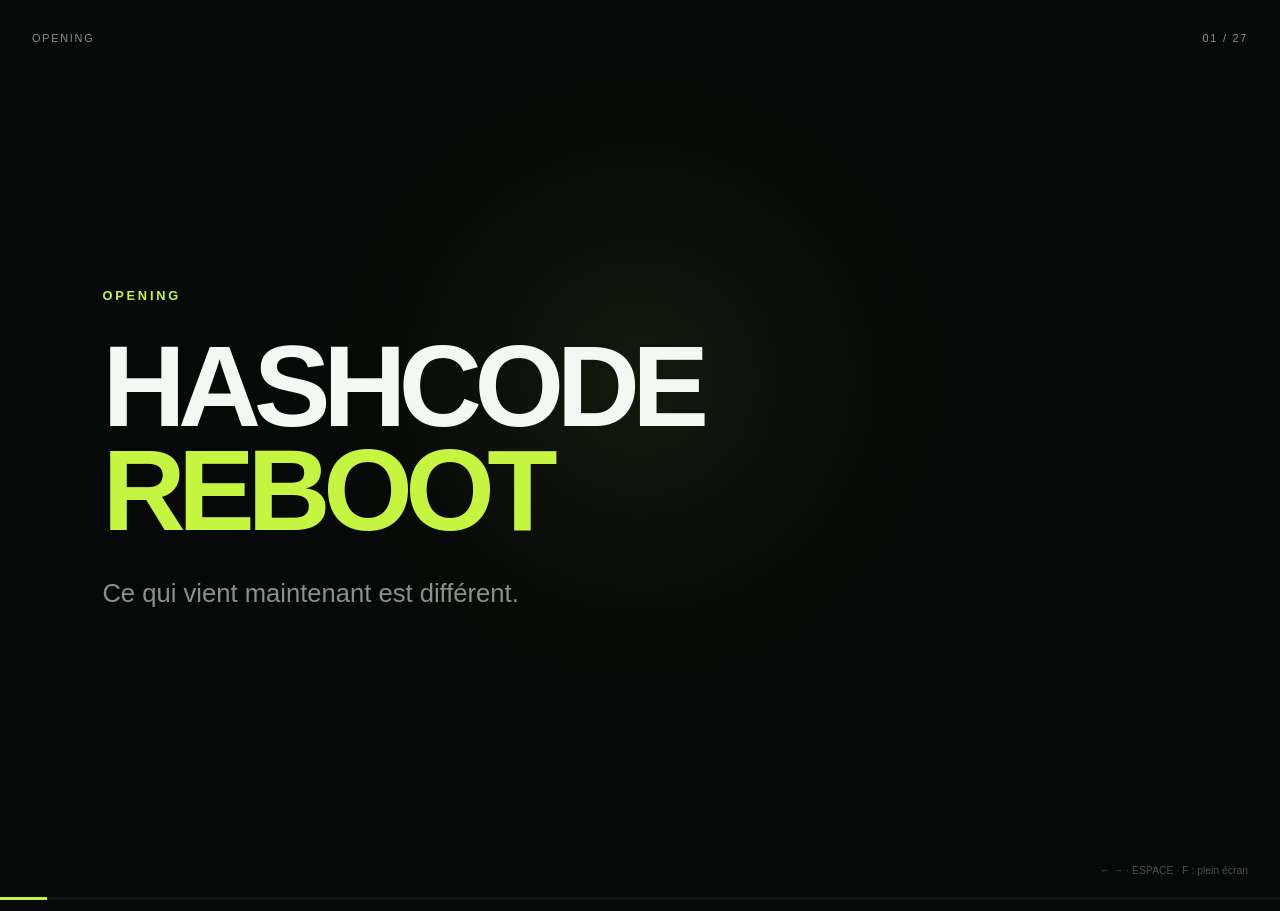
<file: presentations/hashcode-reboot-founder-lab/production/index.html>
<!doctype html>
<html lang="fr">
<head>
<meta charset="utf-8">
<meta name="viewport" content="width=device-width,initial-scale=1">
<meta name="theme-color" content="#070908">
<title>HashCode Reboot — Founder Lab</title>
<link rel="stylesheet" href="styles.css">
</head>
<body>
<div class="ambient" aria-hidden="true"></div>
<main id="deck" class="deck" aria-live="polite"></main>
<div class="hud"><span id="chapter">HASHCODE REBOOT</span><span id="counter"></span></div>
<div class="progress"><div id="progressFill"></div></div>
<div class="hint">← → · ESPACE · F : plein écran</div>
<script src="app.js"></script>
</body>
</html>
</file>
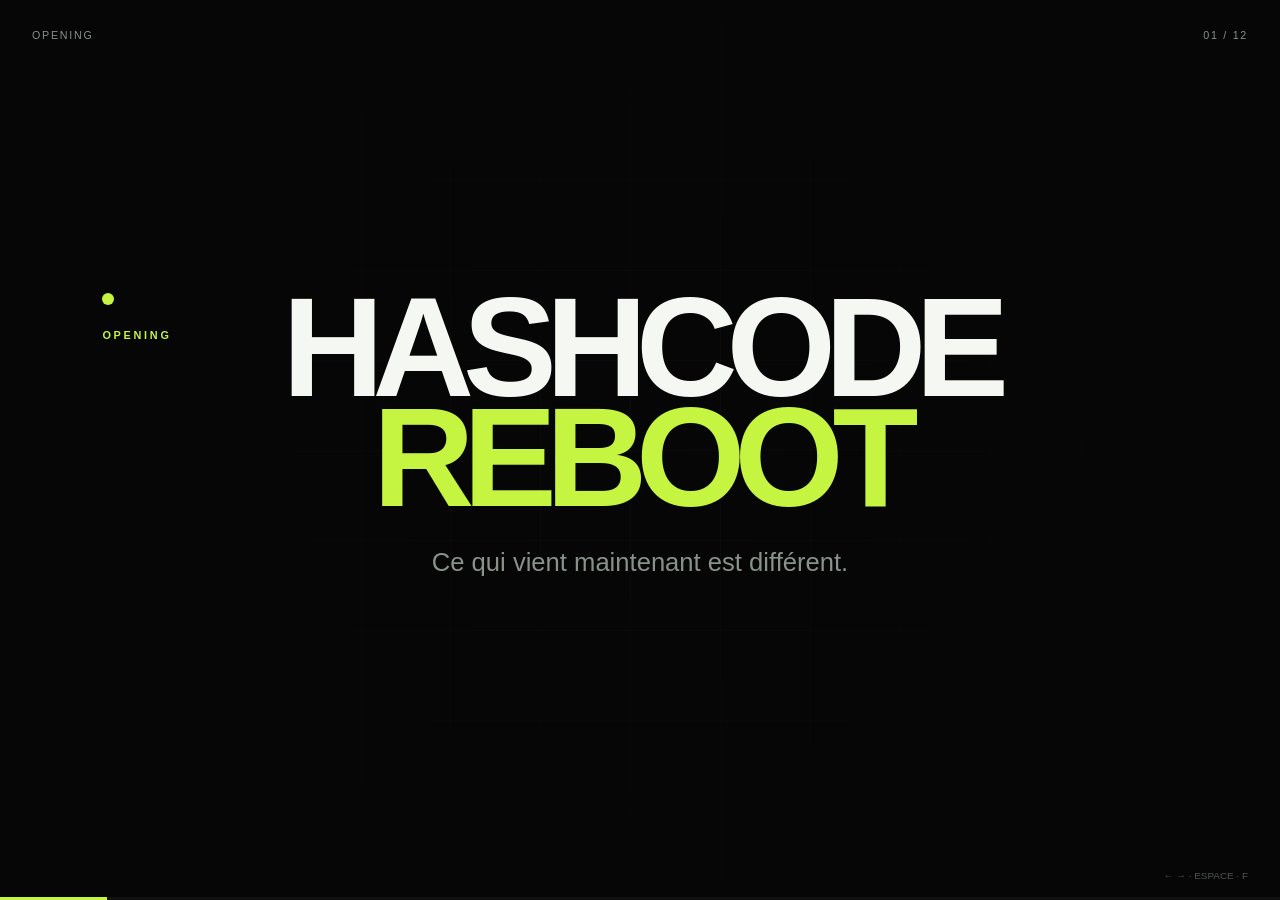
<file: presentations/hashcode-reboot-founder-lab/signature-edition/index.html>
<!doctype html><html lang="fr"><head><meta charset="utf-8"><meta name="viewport" content="width=device-width,initial-scale=1"><title>HashCode Reboot — Signature Edition</title><link rel="stylesheet" href="styles.css"></head><body><main id="deck" class="deck"></main><div class="hud"><span id="chapter">HASHCODE REBOOT</span><span id="counter"></span></div><div class="progress"><div id="progressFill"></div></div><div class="hint">← → · ESPACE · F</div><script src="app.js"></script></body></html>
</file>
<file: presentations/hashcode-reboot-founder-lab/production/styles.css>
:root{--bg:#070908;--ink:#f4f7f2;--muted:#89918b;--lime:#c5f441;--line:rgba(255,255,255,.11);--ease:cubic-bezier(.22,1,.36,1)}*{box-sizing:border-box}html,body{margin:0;width:100%;height:100%;overflow:hidden;background:var(--bg);color:var(--ink);font-family:Inter,Arial,sans-serif}.ambient{position:fixed;inset:-30%;pointer-events:none;background:radial-gradient(circle at 50% 45%,rgba(197,244,65,.08),transparent 22%);filter:blur(50px);animation:breathe 8s ease-in-out infinite}.deck{height:100%;position:relative}.slide{position:absolute;inset:0;padding:8vw;display:flex;flex-direction:column;justify-content:center;opacity:0;transform:translateY(18px) scale(.985);transition:opacity .8s var(--ease),transform .8s var(--ease);pointer-events:none}.slide.active{opacity:1;transform:none;pointer-events:auto}.kicker{font-size:clamp(.7rem,1vw,1rem);letter-spacing:.22em;color:var(--lime);font-weight:700;margin-bottom:2rem}.title{font-size:clamp(3.5rem,9vw,10rem);line-height:.9;letter-spacing:-.065em;max-width:1100px;margin:0;font-weight:800}.title .accent{color:var(--lime)}.subtitle{font-size:clamp(1rem,2vw,1.8rem);color:var(--muted);max-width:760px;margin-top:2rem;line-height:1.45}.center{text-align:center;align-items:center}.flow{display:flex;gap:1.4rem;flex-wrap:wrap;align-items:center;margin-top:3rem;font-size:clamp(1rem,2vw,2rem);font-weight:700}.flow span{opacity:.2;transition:.5s var(--ease)}.flow span.on{opacity:1;color:var(--lime);transform:translateY(-6px)}.arrow{color:var(--muted)}.statement{font-size:clamp(2.5rem,7vw,8rem);line-height:.95;letter-spacing:-.055em;font-weight:800;max-width:1200px}.statement small{display:block;font-size:.28em;letter-spacing:.05em;color:var(--muted);font-weight:500;margin-top:2rem}.stack{display:grid;gap:.8rem;margin-top:3rem}.stack div{font-size:clamp(1.5rem,4vw,4.5rem);font-weight:800;letter-spacing:-.04em;opacity:.18;transform:translateX(-20px);transition:.65s var(--ease)}.stack div.on{opacity:1;transform:none}.stack div.on:last-child{color:var(--lime)}.hud{position:fixed;top:2rem;left:2rem;right:2rem;display:flex;justify-content:space-between;font-size:.68rem;letter-spacing:.16em;color:var(--muted);z-index:5}.progress{position:fixed;left:0;right:0;bottom:0;height:3px;background:rgba(255,255,255,.05)}#progressFill{height:100%;width:0;background:var(--lime);transition:width .7s var(--ease)}.hint{position:fixed;bottom:1.5rem;right:2rem;font-size:.65rem;color:rgba(255,255,255,.28)}.network{position:absolute;inset:0;opacity:.22;background-image:radial-gradient(circle at 20% 30%,var(--lime) 0 2px,transparent 3px),radial-gradient(circle at 70% 55%,var(--lime) 0 2px,transparent 3px),radial-gradient(circle at 50% 20%,#fff 0 1px,transparent 2px);animation:drift 10s linear infinite}.flash{animation:flash .25s ease}@keyframes breathe{50%{transform:scale(1.1);opacity:.65}}@keyframes drift{50%{transform:translate(2%,1%)}}@keyframes flash{50%{filter:brightness(1.7)}}@media(prefers-reduced-motion:reduce){*,*:before,*:after{animation:none!important;transition:none!important}}
</file>
<file: presentations/hashcode-reboot-founder-lab/signature-edition/styles.css>
/* Signature Edition: cinematic moments */
:root{--bg:#050605;--ink:#f5f7f2;--muted:#89918b;--lime:#c5f441;--ease:cubic-bezier(.16,1,.3,1)}*{box-sizing:border-box}html,body{margin:0;width:100%;height:100%;overflow:hidden;background:var(--bg);color:var(--ink);font-family:Inter,Arial,sans-serif}.deck,.slide{width:100%;height:100%}.slide{position:relative;overflow:hidden;display:grid;place-items:center}.slide-content{position:relative;width:min(84vw,1450px);z-index:2}.grid{position:absolute;inset:0;background:linear-gradient(rgba(255,255,255,.025) 1px,transparent 1px),linear-gradient(90deg,rgba(255,255,255,.025) 1px,transparent 1px);background-size:90px 90px;mask-image:radial-gradient(circle at center,black,transparent 75%)}.noise{position:absolute;inset:0;opacity:.05}.kicker{position:absolute;top:4vh;left:0;color:var(--lime);letter-spacing:.25em;font-size:.68rem;font-weight:800}.title{font-size:clamp(3.8rem,9vw,11rem);line-height:.87;letter-spacing:-.07em;margin:0;font-weight:900}.accent{color:var(--lime)}.subtitle{font-size:clamp(1rem,2vw,1.8rem);line-height:1.45;color:var(--muted);max-width:780px;margin-top:2rem}.hud{position:fixed;top:1.8rem;left:2rem;right:2rem;display:flex;justify-content:space-between;color:var(--muted);font-size:.67rem;letter-spacing:.16em;z-index:9}.progress{position:fixed;bottom:0;left:0;right:0;height:3px;background:#111}.progress div{height:100%;background:var(--lime);transition:width .7s var(--ease)}.hint{position:fixed;right:2rem;bottom:1.2rem;font-size:.62rem;color:#4f554f}.hidden{opacity:0}.show{opacity:1!important;transform:none!important}.signal-core{position:absolute;width:12px;height:12px;border-radius:50%;background:var(--lime);animation:signal 2.2s infinite}.signal-title{font-size:clamp(4rem,11vw,13rem);line-height:.78;letter-spacing:-.08em;text-align:center;margin:0}.signal-title span,.signal-title b{display:block}.signal-title b{color:var(--lime)}.type-signal .subtitle{text-align:center;margin-left:auto;margin-right:auto}.type-silence .slide-content{width:100%;height:100%;display:grid;place-items:center}.dots{font-size:clamp(1.5rem,4vw,4rem);letter-spacing:.4em;color:var(--lime);opacity:.05;transition:2s var(--ease)}.dots.live{opacity:.8;animation:dotPulse 1.8s infinite}.dots.fade{opacity:.03;transform:scale(.7)}.statement{position:absolute;text-align:center;font-size:clamp(3rem,8vw,10rem);line-height:.9;letter-spacing:-.07em;margin:0;transition:1.1s var(--ease);transform:translateY(35px)}.silence-final{color:var(--lime)}.activation{text-align:center}.pre{font-size:clamp(1.4rem,3vw,3rem);color:var(--muted);transition:.8s var(--ease);transform:translateY(20px)}.activation-word{font-size:clamp(5rem,15vw,19rem);letter-spacing:-.09em;margin:0;color:var(--lime);transform:scale(.7);transition:1.2s var(--ease);opacity:0}.activated .activation-word{opacity:1;transform:scale(1);text-shadow:0 0 90px rgba(197,244,65,.35)}.activation-ring{position:absolute;left:50%;top:50%;width:10px;height:10px;border:1px solid var(--lime);border-radius:50%;transform:translate(-50%,-50%);opacity:0}.activated .activation-ring{animation:ring 1.8s var(--ease)}.flow{display:flex;flex-wrap:wrap;gap:1rem;align-items:center;justify-content:center}.flow-node{border:1px solid #222;padding:1rem 1.2rem;font-size:clamp(.9rem,1.8vw,1.5rem);font-weight:800;letter-spacing:.05em;transform:translateY(35px);transition:.65s var(--ease)}.flow-node.show{border-color:var(--lime);box-shadow:0 0 35px rgba(197,244,65,.12)}.morph{text-align:center}.morph-word{font-size:clamp(5rem,16vw,18rem);letter-spacing:-.09em;margin:0;color:var(--lime)}.pulse{animation:morph .7s var(--ease)}.stack{display:grid;gap:1rem}.stack-line{font-size:clamp(1.7rem,5vw,6rem);font-weight:900;letter-spacing:-.055em;transform:translateX(-50px);transition:.75s var(--ease)}.converge{height:65vh;position:relative;display:grid;place-items:center}.orbit{position:absolute;font-size:clamp(1rem,2vw,2rem);font-weight:800;color:var(--muted);transition:.7s var(--ease)}.orbit:nth-child(1){top:5%;left:8%}.orbit:nth-child(2){top:12%;right:8%}.orbit:nth-child(3){bottom:10%;left:10%}.orbit:nth-child(4){bottom:15%;right:8%}.orbit:nth-child(5){top:42%;left:4%}.converge-final{font-size:clamp(3rem,9vw,10rem);line-height:.88;text-align:center;letter-spacing:-.07em;color:var(--lime);max-width:1100px;transform:scale(.8);transition:1s var(--ease)}.founder-mark{text-align:center}.founder-hash,.founder-lab{font-size:clamp(4rem,11vw,13rem);line-height:.8;font-weight:900;letter-spacing:-.08em;transition:1s var(--ease)}.founder-hash{transform:translateY(35px)}.founder-lab{color:var(--lime);transform:translateY(-35px)}.founder-sub{color:var(--muted);font-size:clamp(1rem,2vw,1.7rem);transition:.8s var(--ease)}.road{height:50vh;display:flex;align-items:center;justify-content:space-between;position:relative}.road-line{position:absolute;left:0;right:0;height:2px;background:#1b1f1b}.road-stop{position:relative;display:grid;gap:1rem;justify-items:center;transition:.8s var(--ease);transform:translateY(30px)}.road-stop span{width:55px;height:55px;border-radius:50%;display:grid;place-items:center;background:var(--bg);border:2px solid var(--lime);color:var(--lime)}.road-stop b{font-size:clamp(1rem,2.4vw,2.5rem)}.builder{text-align:center}.builder-line{font-size:clamp(2.8rem,8vw,9rem);line-height:.9;letter-spacing:-.07em;margin:1.2rem 0;transform:scale(.92);transition:.8s var(--ease)}.accent-line{color:var(--lime)}@keyframes signal{70%{box-shadow:0 0 0 80px rgba(197,244,65,0)}}@keyframes dotPulse{50%{letter-spacing:.55em;opacity:1}}@keyframes ring{0%{opacity:.9;width:10px;height:10px}100%{opacity:0;width:150vw;height:150vw}}@keyframes morph{50%{transform:scale(1.06);filter:brightness(1.5)}}@media(max-width:700px){.slide-content{width:88vw}.hint{display:none}.road-stop b{writing-mode:vertical-rl}}@media(prefers-reduced-motion:reduce){*,*:before,*:after{animation:none!important;transition:none!important}}
</file>
